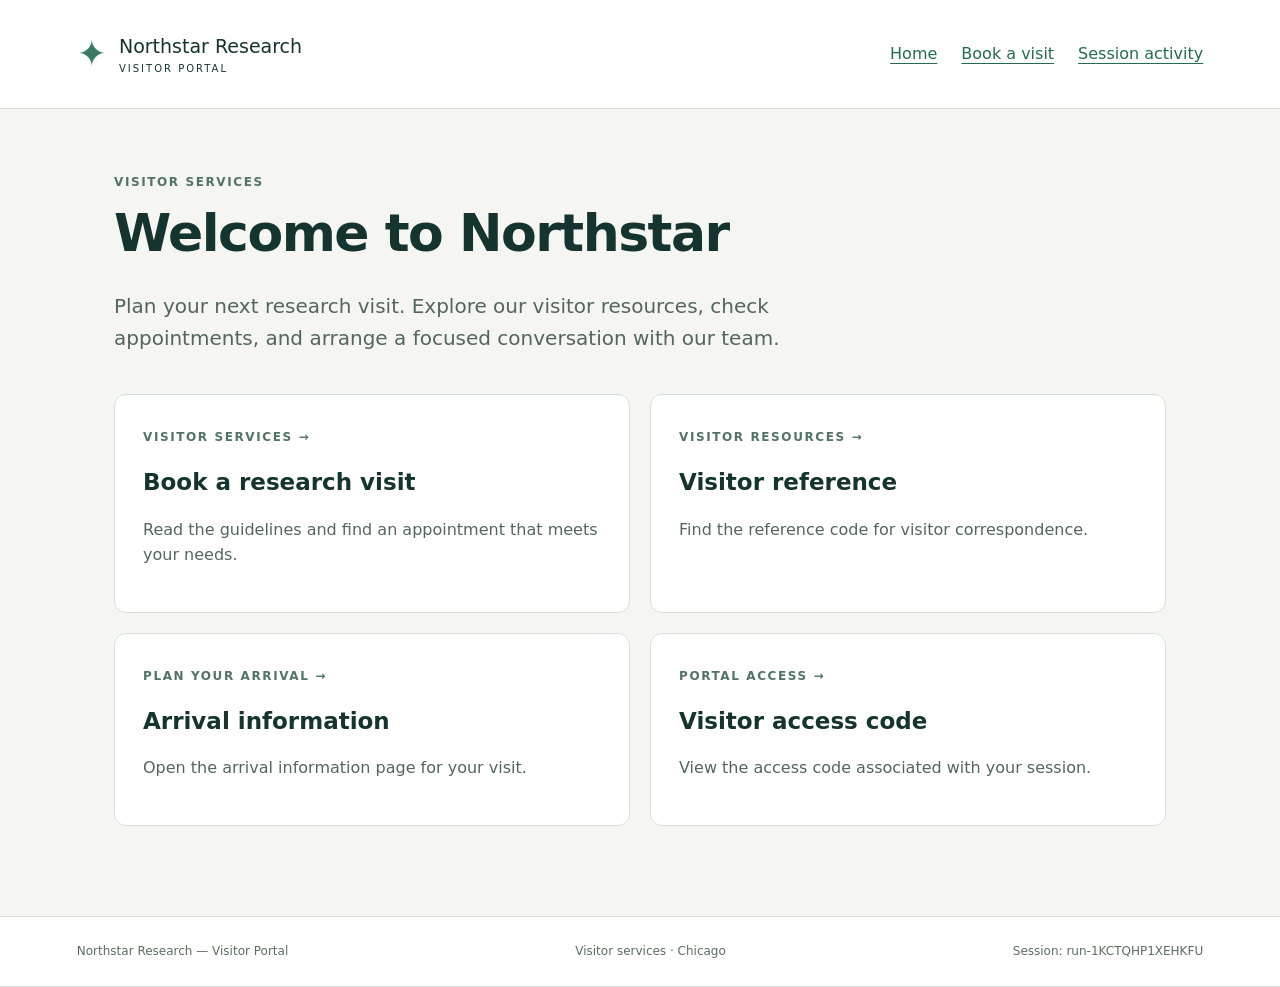
<file: index.html>
<!doctype html>
<html lang="en"><head><meta charset="utf-8"><meta name="viewport" content="width=device-width,initial-scale=1"><title>Welcome to Northstar | Northstar Research</title><link rel="stylesheet" href="assets/styles.css"><script defer src="assets/config.js"></script><script defer src="assets/app.js"></script></head><body data-page="index"><a class="skip" href="#main">Skip to content</a><header><a class="brand" href="index.html"><b class="mark">✦</b><span>Northstar Research<small>VISITOR PORTAL</small></span></a><nav aria-label="Main navigation"><a href="index.html">Home</a><a href="guidelines.html">Book a visit</a><a href="diagnostics.html">Session activity</a></nav></header><div id="storage-warning" role="status"></div><main id="main"><p class="eyebrow">Visitor services</p><h1>Welcome to Northstar</h1><p class="lead">Plan your next research visit. Explore our visitor resources, check appointments, and arrange a focused conversation with our team.</p><div class="cards"><a class="card" href="guidelines.html"><span>VISITOR SERVICES →</span><h2>Book a research visit</h2><p>Read the guidelines and find an appointment that meets your needs.</p></a><a class="card" href="html-test.html"><span>VISITOR RESOURCES →</span><h2>Visitor reference</h2><p>Find the reference code for visitor correspondence.</p></a><a class="card" href="navigation.html"><span>PLAN YOUR ARRIVAL →</span><h2>Arrival information</h2><p>Open the arrival information page for your visit.</p></a><a class="card" href="javascript-test.html"><span>PORTAL ACCESS →</span><h2>Visitor access code</h2><p>View the access code associated with your session.</p></a></div><noscript><p class="notice">Enable JavaScript to browse appointments, manage your booking, and view session activity. Visitor reference pages and directions remain available without JavaScript.</p></noscript></main><footer><span>Northstar Research — Visitor Portal</span><span>Visitor services · Chicago</span><span id="run-label"></span></footer></body></html>
</file>
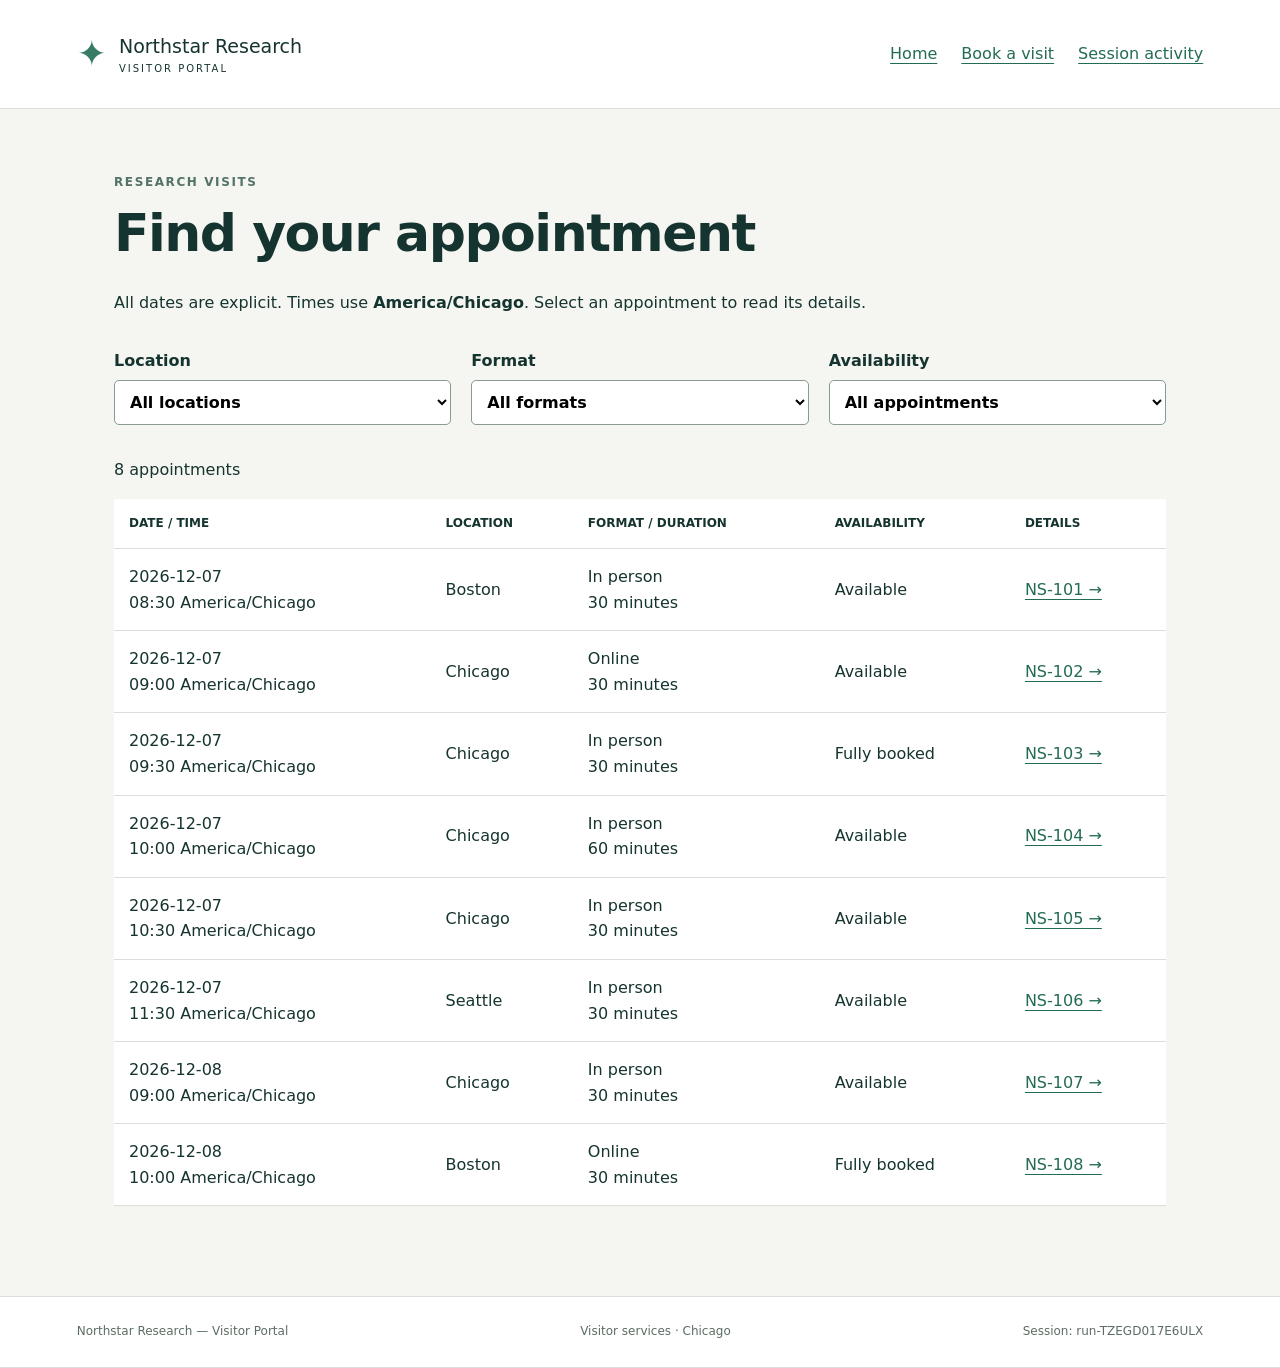
<file: appointments.html>
<!doctype html>
<html lang="en"><head><meta charset="utf-8"><meta name="viewport" content="width=device-width,initial-scale=1"><title>Find your appointment | Northstar Research</title><link rel="stylesheet" href="assets/styles.css"><script defer src="assets/config.js"></script><script defer src="assets/app.js"></script></head><body data-page="appointments"><a class="skip" href="#main">Skip to content</a><header><a class="brand" href="index.html"><b class="mark">✦</b><span>Northstar Research<small>VISITOR PORTAL</small></span></a><nav aria-label="Main navigation"><a href="index.html">Home</a><a href="guidelines.html">Book a visit</a><a href="diagnostics.html">Session activity</a></nav></header><div id="storage-warning" role="status"></div><main id="main"><p class="eyebrow">Research visits</p><h1>Find your appointment</h1><p>All dates are explicit. Times use <strong>America/Chicago</strong>. Select an appointment to read its details.</p><div class="filters"><label>Location<select id="location"><option value="">All locations</option><option>Chicago</option><option>Boston</option><option>Seattle</option></select></label><label>Format<select id="format"><option value="">All formats</option><option>In person</option><option>Online</option></select></label><label>Availability<select id="availability"><option value="">All appointments</option><option>Available</option><option>Fully booked</option></select></label></div><div id="appointments" aria-live="polite"></div><noscript><p class="notice">Enable JavaScript to browse appointments, manage your booking, and view session activity. Visitor reference pages and directions remain available without JavaScript.</p></noscript></main><footer><span>Northstar Research — Visitor Portal</span><span>Visitor services · Chicago</span><span id="run-label"></span></footer></body></html>
</file>
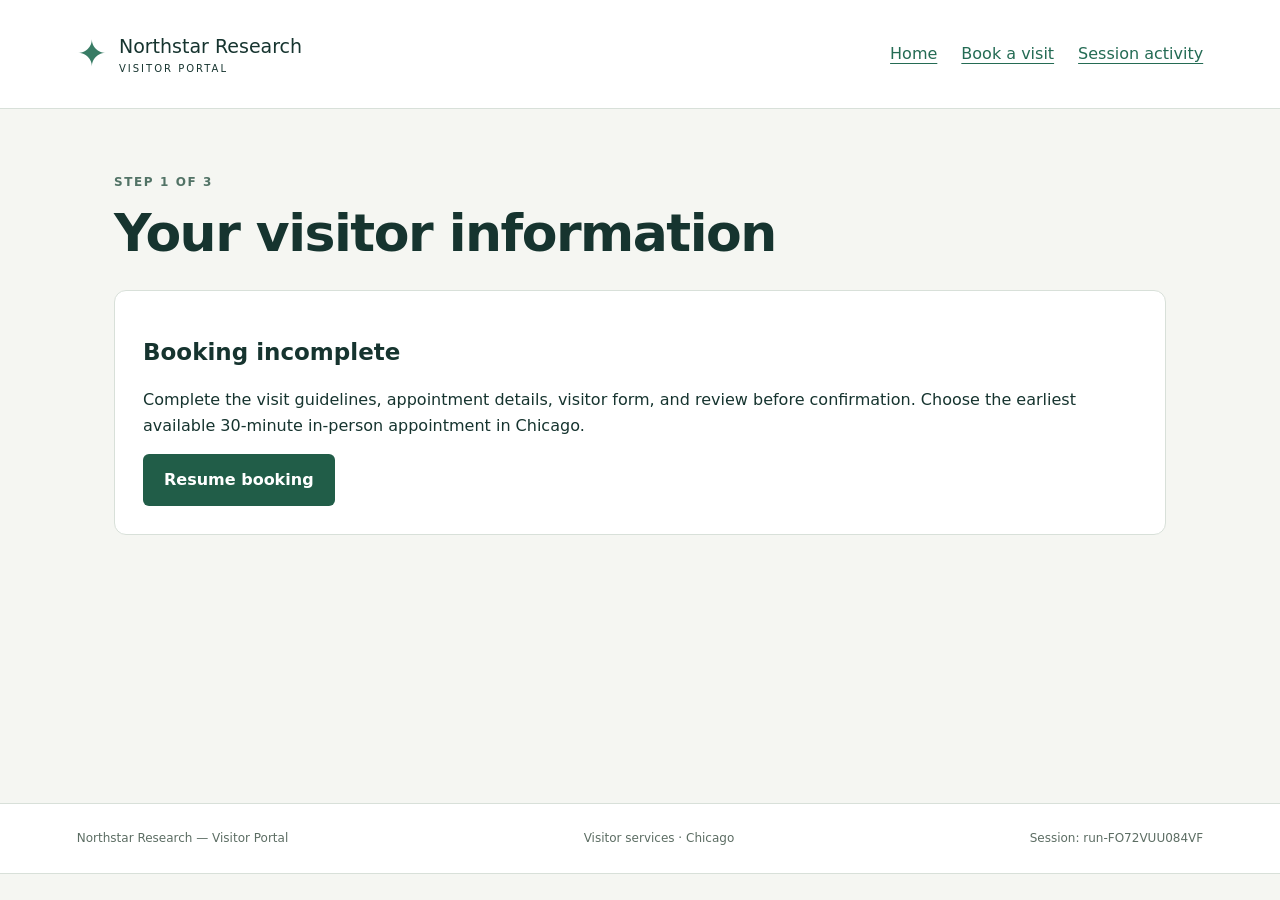
<file: booking.html>
<!doctype html>
<html lang="en"><head><meta charset="utf-8"><meta name="viewport" content="width=device-width,initial-scale=1"><title>Your visitor information | Northstar Research</title><link rel="stylesheet" href="assets/styles.css"><script defer src="assets/config.js"></script><script defer src="assets/app.js"></script></head><body data-page="booking"><a class="skip" href="#main">Skip to content</a><header><a class="brand" href="index.html"><b class="mark">✦</b><span>Northstar Research<small>VISITOR PORTAL</small></span></a><nav aria-label="Main navigation"><a href="index.html">Home</a><a href="guidelines.html">Book a visit</a><a href="diagnostics.html">Session activity</a></nav></header><div id="storage-warning" role="status"></div><main id="main"><p class="eyebrow">Step 1 of 3</p><h1>Your visitor information</h1><div id="booking"></div><noscript><p class="notice">Enable JavaScript to browse appointments, manage your booking, and view session activity. Visitor reference pages and directions remain available without JavaScript.</p></noscript></main><footer><span>Northstar Research — Visitor Portal</span><span>Visitor services · Chicago</span><span id="run-label"></span></footer></body></html>
</file>
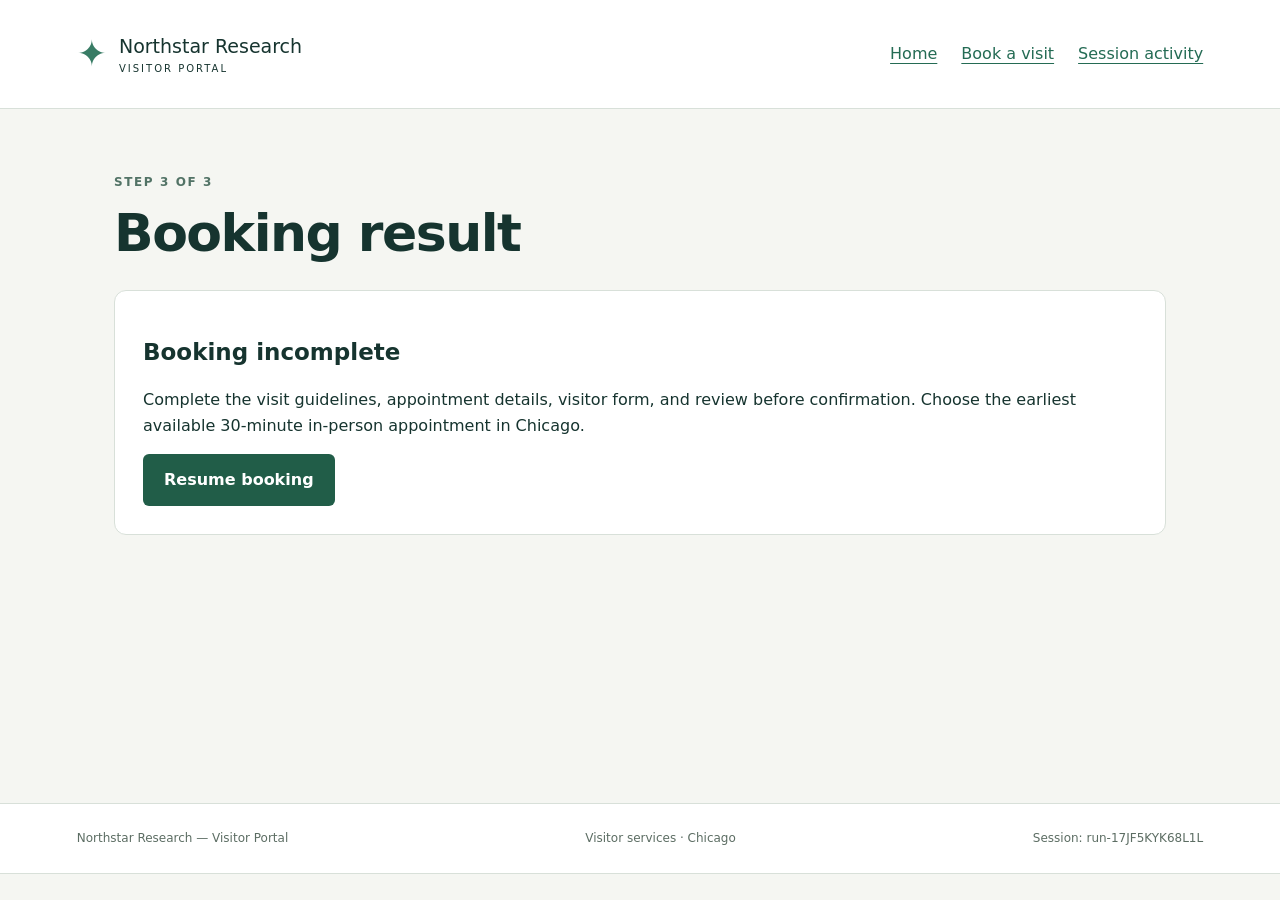
<file: confirmation.html>
<!doctype html>
<html lang="en"><head><meta charset="utf-8"><meta name="viewport" content="width=device-width,initial-scale=1"><title>Booking result | Northstar Research</title><link rel="stylesheet" href="assets/styles.css"><script defer src="assets/config.js"></script><script defer src="assets/app.js"></script></head><body data-page="confirmation"><a class="skip" href="#main">Skip to content</a><header><a class="brand" href="index.html"><b class="mark">✦</b><span>Northstar Research<small>VISITOR PORTAL</small></span></a><nav aria-label="Main navigation"><a href="index.html">Home</a><a href="guidelines.html">Book a visit</a><a href="diagnostics.html">Session activity</a></nav></header><div id="storage-warning" role="status"></div><main id="main"><p class="eyebrow">Step 3 of 3</p><h1>Booking result</h1><div id="confirmation"></div><noscript><p class="notice">Enable JavaScript to browse appointments, manage your booking, and view session activity. Visitor reference pages and directions remain available without JavaScript.</p></noscript></main><footer><span>Northstar Research — Visitor Portal</span><span>Visitor services · Chicago</span><span id="run-label"></span></footer></body></html>
</file>
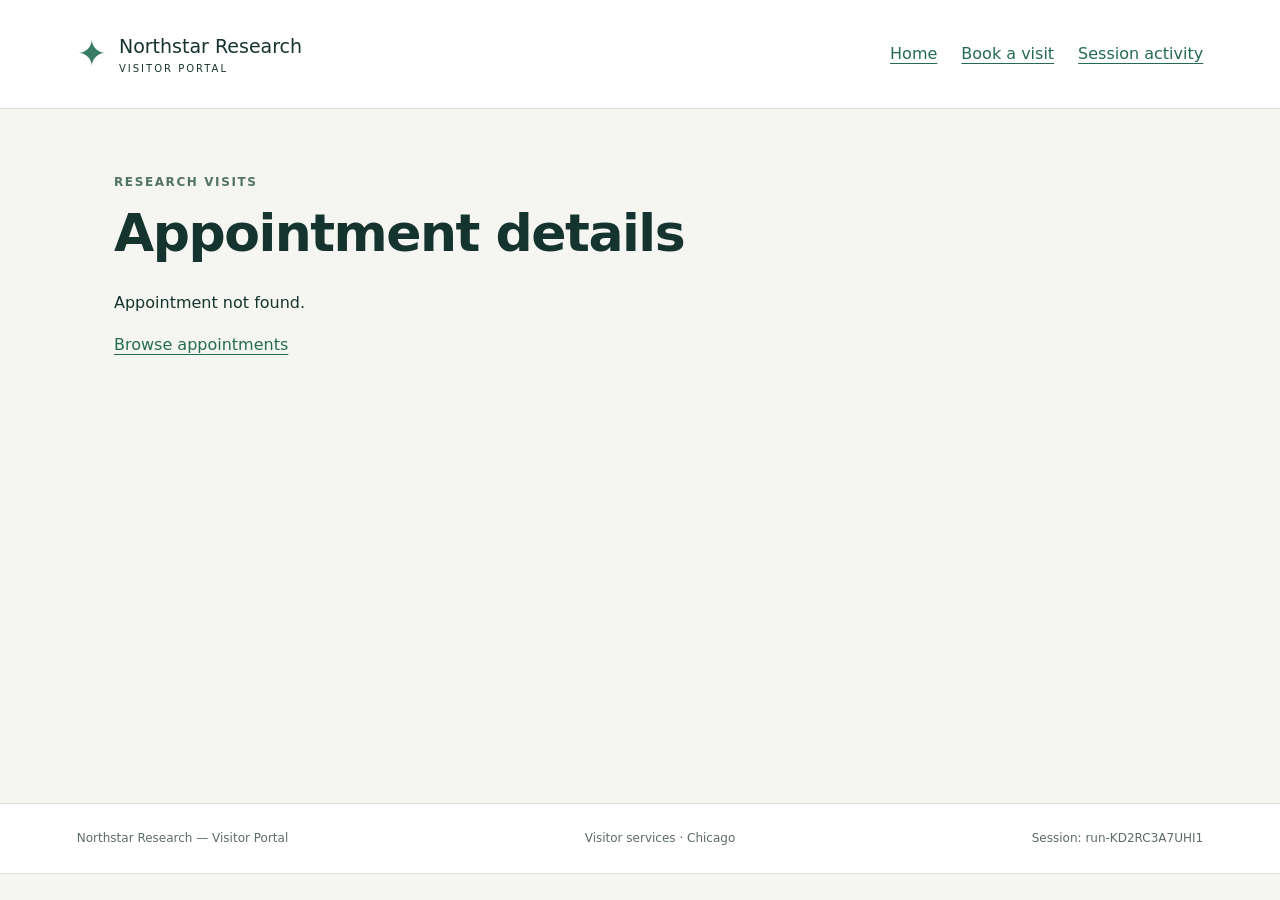
<file: details.html>
<!doctype html>
<html lang="en"><head><meta charset="utf-8"><meta name="viewport" content="width=device-width,initial-scale=1"><title>Appointment details | Northstar Research</title><link rel="stylesheet" href="assets/styles.css"><script defer src="assets/config.js"></script><script defer src="assets/app.js"></script></head><body data-page="details"><a class="skip" href="#main">Skip to content</a><header><a class="brand" href="index.html"><b class="mark">✦</b><span>Northstar Research<small>VISITOR PORTAL</small></span></a><nav aria-label="Main navigation"><a href="index.html">Home</a><a href="guidelines.html">Book a visit</a><a href="diagnostics.html">Session activity</a></nav></header><div id="storage-warning" role="status"></div><main id="main"><p class="eyebrow">Research visits</p><h1>Appointment details</h1><div id="details"></div><noscript><p class="notice">Enable JavaScript to browse appointments, manage your booking, and view session activity. Visitor reference pages and directions remain available without JavaScript.</p></noscript></main><footer><span>Northstar Research — Visitor Portal</span><span>Visitor services · Chicago</span><span id="run-label"></span></footer></body></html>
</file>
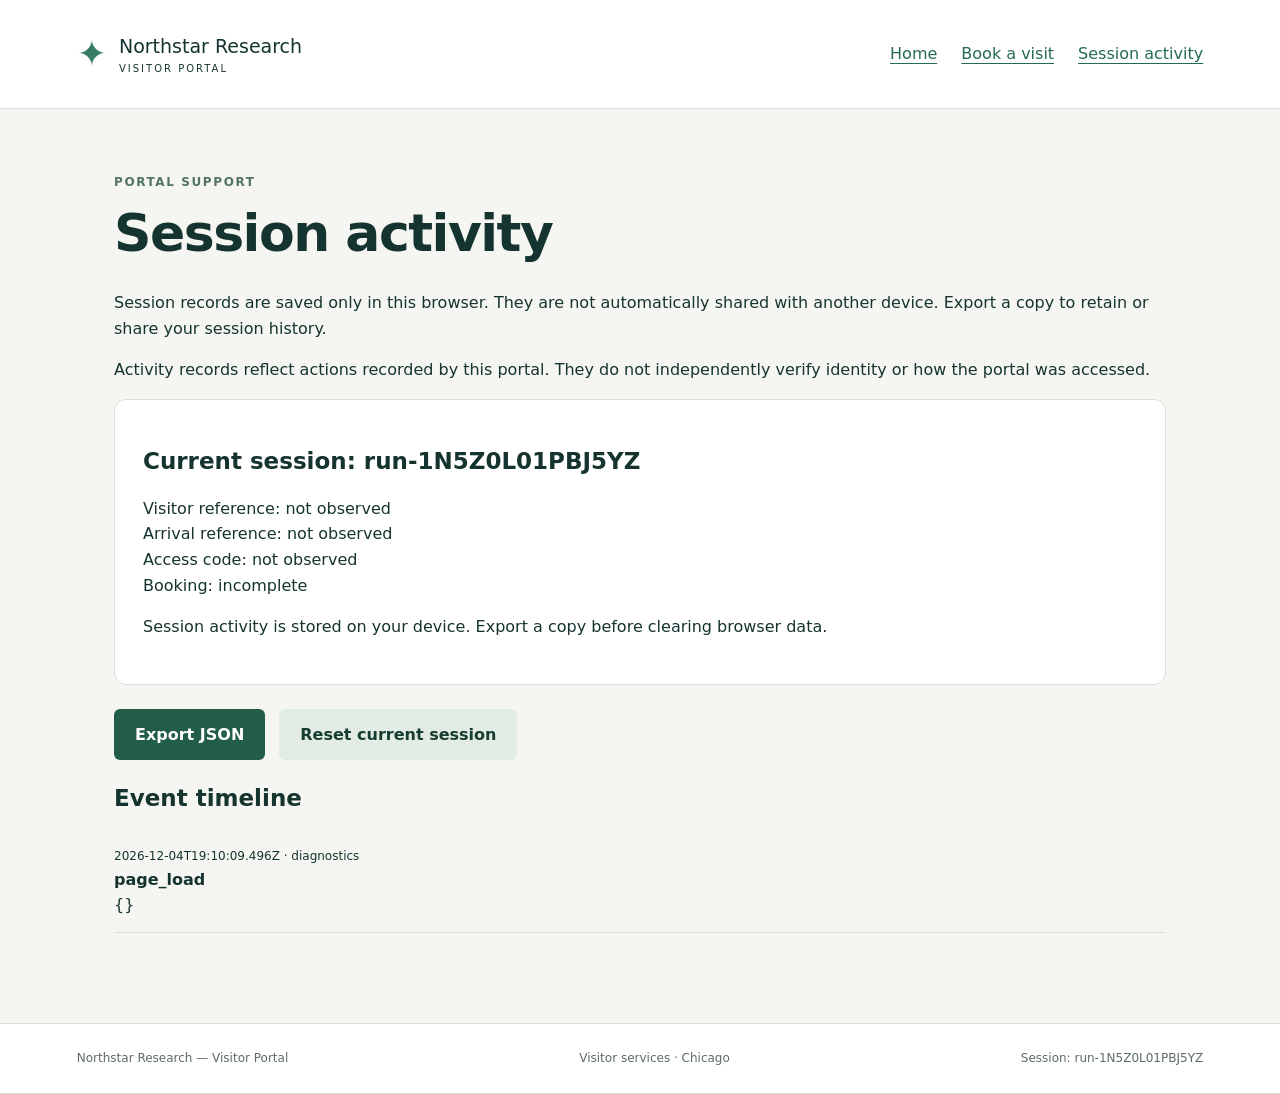
<file: diagnostics.html>
<!doctype html>
<html lang="en"><head><meta charset="utf-8"><meta name="viewport" content="width=device-width,initial-scale=1"><title>Session activity | Northstar Research</title><link rel="stylesheet" href="assets/styles.css"><script defer src="assets/config.js"></script><script defer src="assets/app.js"></script></head><body data-page="diagnostics"><a class="skip" href="#main">Skip to content</a><header><a class="brand" href="index.html"><b class="mark">✦</b><span>Northstar Research<small>VISITOR PORTAL</small></span></a><nav aria-label="Main navigation"><a href="index.html">Home</a><a href="guidelines.html">Book a visit</a><a href="diagnostics.html">Session activity</a></nav></header><div id="storage-warning" role="status"></div><main id="main"><p class="eyebrow">Portal support</p><h1>Session activity</h1><p>Session records are saved only in this browser. They are not automatically shared with another device. Export a copy to retain or share your session history.</p><p>Activity records reflect actions recorded by this portal. They do not independently verify identity or how the portal was accessed.</p><div id="status" class="panel"></div><div class="actions"><button id="export">Export JSON</button><button id="reset" class="secondary">Reset current session</button></div><h2>Event timeline</h2><div id="timeline"></div><noscript><p class="notice">Enable JavaScript to browse appointments, manage your booking, and view session activity. Visitor reference pages and directions remain available without JavaScript.</p></noscript></main><footer><span>Northstar Research — Visitor Portal</span><span>Visitor services · Chicago</span><span id="run-label"></span></footer></body></html>
</file>
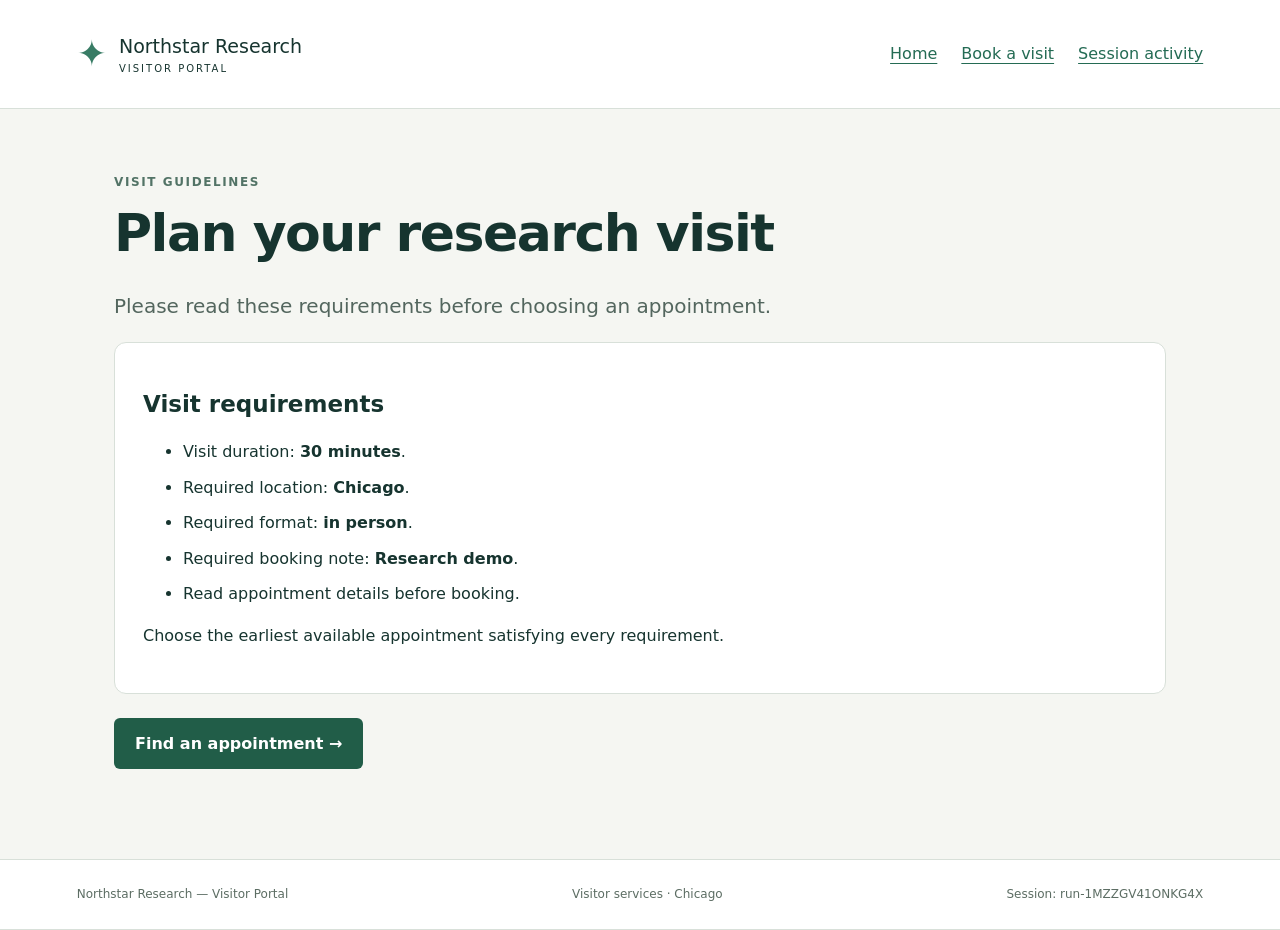
<file: guidelines.html>
<!doctype html>
<html lang="en"><head><meta charset="utf-8"><meta name="viewport" content="width=device-width,initial-scale=1"><title>Plan your research visit | Northstar Research</title><link rel="stylesheet" href="assets/styles.css"><script defer src="assets/config.js"></script><script defer src="assets/app.js"></script></head><body data-page="guidelines"><a class="skip" href="#main">Skip to content</a><header><a class="brand" href="index.html"><b class="mark">✦</b><span>Northstar Research<small>VISITOR PORTAL</small></span></a><nav aria-label="Main navigation"><a href="index.html">Home</a><a href="guidelines.html">Book a visit</a><a href="diagnostics.html">Session activity</a></nav></header><div id="storage-warning" role="status"></div><main id="main"><p class="eyebrow">Visit guidelines</p><h1>Plan your research visit</h1><p class="lead">Please read these requirements before choosing an appointment.</p><div class="panel"><h2>Visit requirements</h2><ul><li>Visit duration: <strong>30 minutes</strong>.</li><li>Required location: <strong>Chicago</strong>.</li><li>Required format: <strong>in person</strong>.</li><li>Required booking note: <strong>Research demo</strong>.</li><li>Read appointment details before booking.</li></ul><p>Choose the earliest available appointment satisfying every requirement.</p></div><a class="button" href="appointments.html">Find an appointment →</a><noscript><p class="notice">Enable JavaScript to browse appointments, manage your booking, and view session activity. Visitor reference pages and directions remain available without JavaScript.</p></noscript></main><footer><span>Northstar Research — Visitor Portal</span><span>Visitor services · Chicago</span><span id="run-label"></span></footer></body></html>
</file>
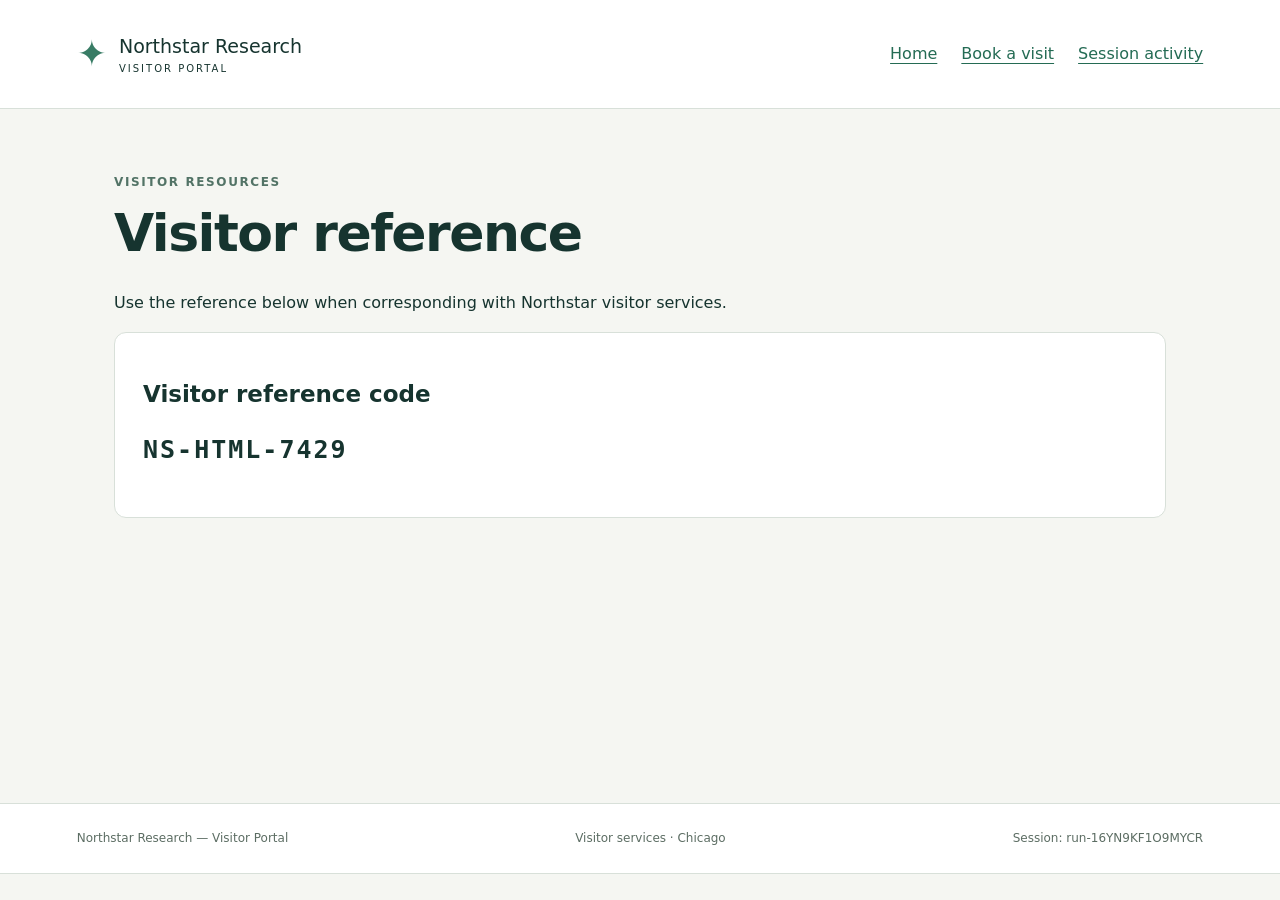
<file: html-test.html>
<!doctype html>
<html lang="en"><head><meta charset="utf-8"><meta name="viewport" content="width=device-width,initial-scale=1"><title>Visitor reference | Northstar Research</title><link rel="stylesheet" href="assets/styles.css"><script defer src="assets/config.js"></script><script defer src="assets/app.js"></script></head><body data-page="html-test"><a class="skip" href="#main">Skip to content</a><header><a class="brand" href="index.html"><b class="mark">✦</b><span>Northstar Research<small>VISITOR PORTAL</small></span></a><nav aria-label="Main navigation"><a href="index.html">Home</a><a href="guidelines.html">Book a visit</a><a href="diagnostics.html">Session activity</a></nav></header><div id="storage-warning" role="status"></div><main id="main"><p class="eyebrow">Visitor resources</p><h1>Visitor reference</h1><p>Use the reference below when corresponding with Northstar visitor services.</p><div class="panel"><h2>Visitor reference code</h2><p class="code">NS-HTML-7429</p></div><noscript><p class="notice">Enable JavaScript to browse appointments, manage your booking, and view session activity. Visitor reference pages and directions remain available without JavaScript.</p></noscript></main><footer><span>Northstar Research — Visitor Portal</span><span>Visitor services · Chicago</span><span id="run-label"></span></footer></body></html>
</file>
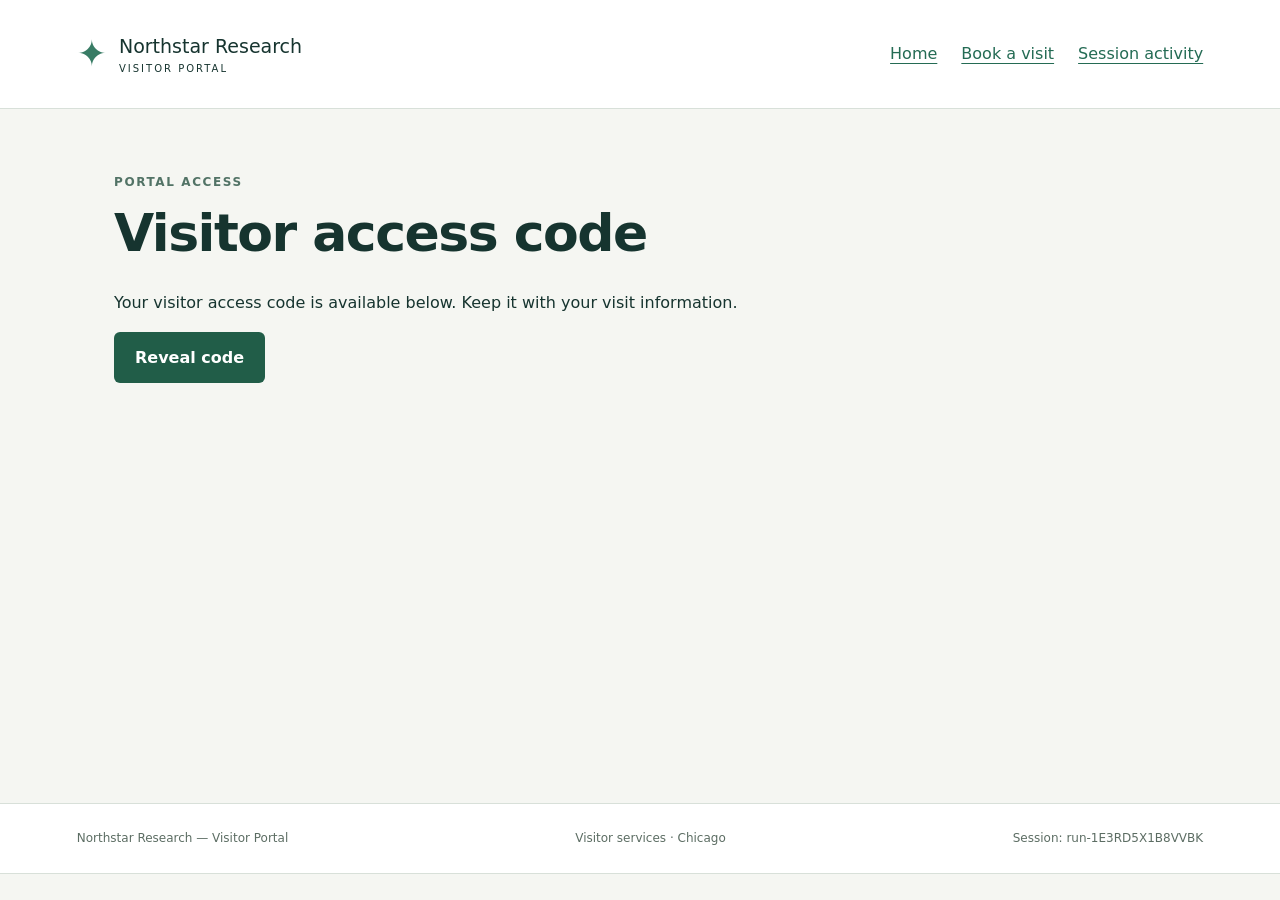
<file: javascript-test.html>
<!doctype html>
<html lang="en"><head><meta charset="utf-8"><meta name="viewport" content="width=device-width,initial-scale=1"><title>Visitor access code | Northstar Research</title><link rel="stylesheet" href="assets/styles.css"><script defer src="assets/config.js"></script><script defer src="assets/app.js"></script></head><body data-page="javascript-test"><a class="skip" href="#main">Skip to content</a><header><a class="brand" href="index.html"><b class="mark">✦</b><span>Northstar Research<small>VISITOR PORTAL</small></span></a><nav aria-label="Main navigation"><a href="index.html">Home</a><a href="guidelines.html">Book a visit</a><a href="diagnostics.html">Session activity</a></nav></header><div id="storage-warning" role="status"></div><main id="main"><p class="eyebrow">Portal access</p><h1>Visitor access code</h1><p>Your visitor access code is available below. Keep it with your visit information.</p><button id="reveal">Reveal code</button><p id="js-code" class="code" aria-live="polite"></p><noscript><p class="notice">Enable JavaScript to browse appointments, manage your booking, and view session activity. Visitor reference pages and directions remain available without JavaScript.</p></noscript></main><footer><span>Northstar Research — Visitor Portal</span><span>Visitor services · Chicago</span><span id="run-label"></span></footer></body></html>
</file>
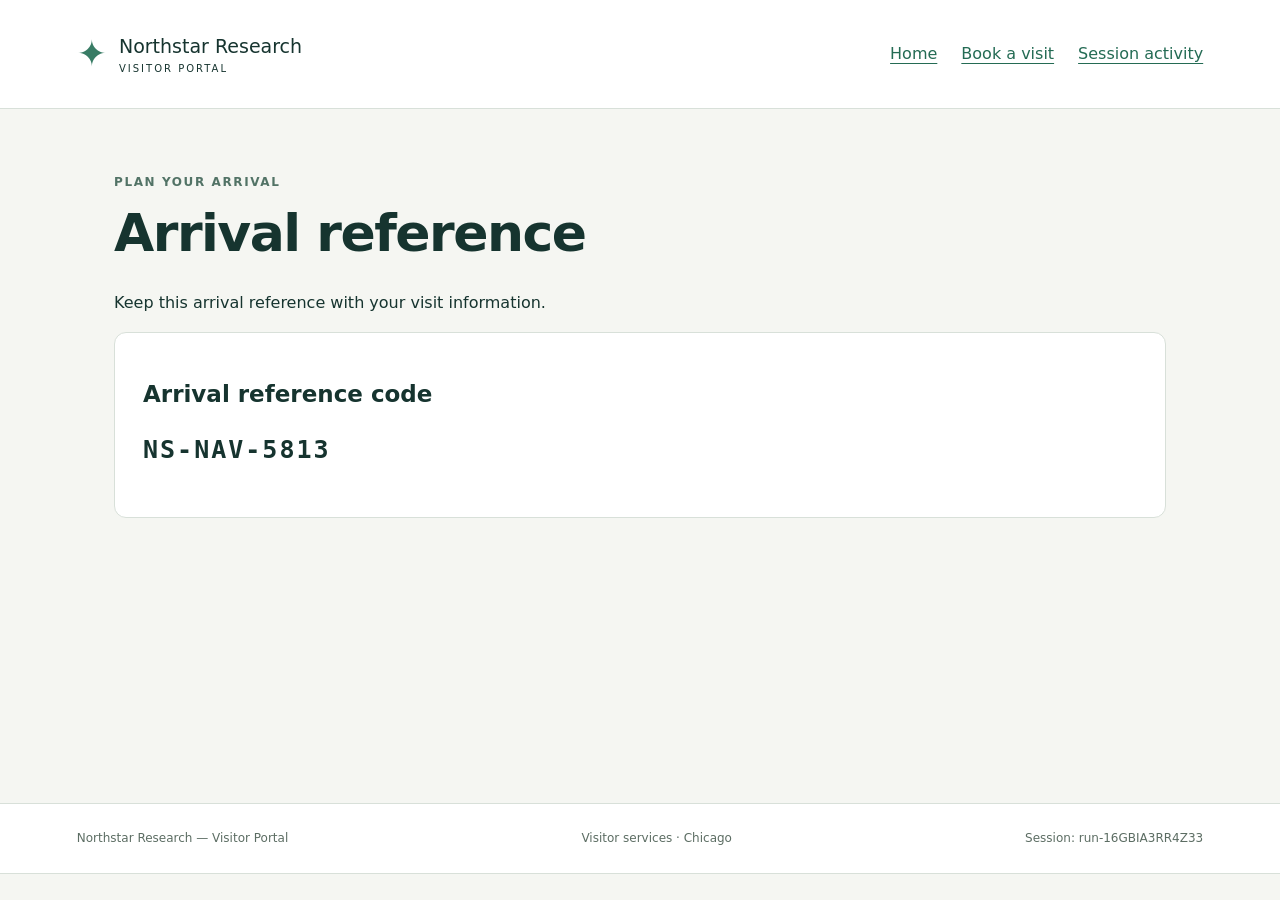
<file: navigation-destination.html>
<!doctype html>
<html lang="en"><head><meta charset="utf-8"><meta name="viewport" content="width=device-width,initial-scale=1"><title>Arrival reference | Northstar Research</title><link rel="stylesheet" href="assets/styles.css"><script defer src="assets/config.js"></script><script defer src="assets/app.js"></script></head><body data-page="navigation-destination"><a class="skip" href="#main">Skip to content</a><header><a class="brand" href="index.html"><b class="mark">✦</b><span>Northstar Research<small>VISITOR PORTAL</small></span></a><nav aria-label="Main navigation"><a href="index.html">Home</a><a href="guidelines.html">Book a visit</a><a href="diagnostics.html">Session activity</a></nav></header><div id="storage-warning" role="status"></div><main id="main"><p class="eyebrow">Plan your arrival</p><h1>Arrival reference</h1><p>Keep this arrival reference with your visit information.</p><div class="panel"><h2>Arrival reference code</h2><p class="code">NS-NAV-5813</p></div><noscript><p class="notice">Enable JavaScript to browse appointments, manage your booking, and view session activity. Visitor reference pages and directions remain available without JavaScript.</p></noscript></main><footer><span>Northstar Research — Visitor Portal</span><span>Visitor services · Chicago</span><span id="run-label"></span></footer></body></html>
</file>
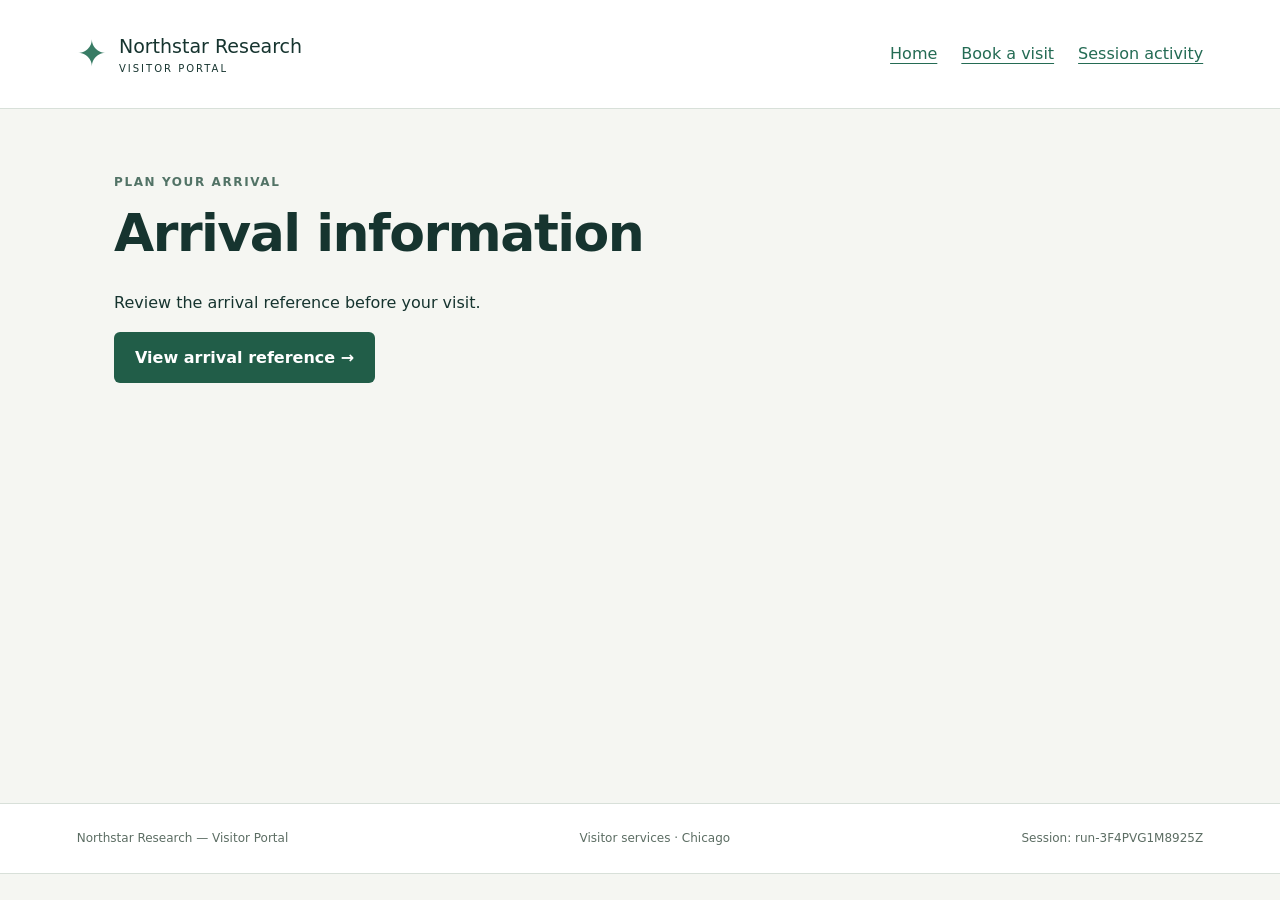
<file: navigation.html>
<!doctype html>
<html lang="en"><head><meta charset="utf-8"><meta name="viewport" content="width=device-width,initial-scale=1"><title>Arrival information | Northstar Research</title><link rel="stylesheet" href="assets/styles.css"><script defer src="assets/config.js"></script><script defer src="assets/app.js"></script></head><body data-page="navigation"><a class="skip" href="#main">Skip to content</a><header><a class="brand" href="index.html"><b class="mark">✦</b><span>Northstar Research<small>VISITOR PORTAL</small></span></a><nav aria-label="Main navigation"><a href="index.html">Home</a><a href="guidelines.html">Book a visit</a><a href="diagnostics.html">Session activity</a></nav></header><div id="storage-warning" role="status"></div><main id="main"><p class="eyebrow">Plan your arrival</p><h1>Arrival information</h1><p>Review the arrival reference before your visit.</p><a class="button" href="navigation-destination.html">View arrival reference →</a><noscript><p class="notice">Enable JavaScript to browse appointments, manage your booking, and view session activity. Visitor reference pages and directions remain available without JavaScript.</p></noscript></main><footer><span>Northstar Research — Visitor Portal</span><span>Visitor services · Chicago</span><span id="run-label"></span></footer></body></html>
</file>
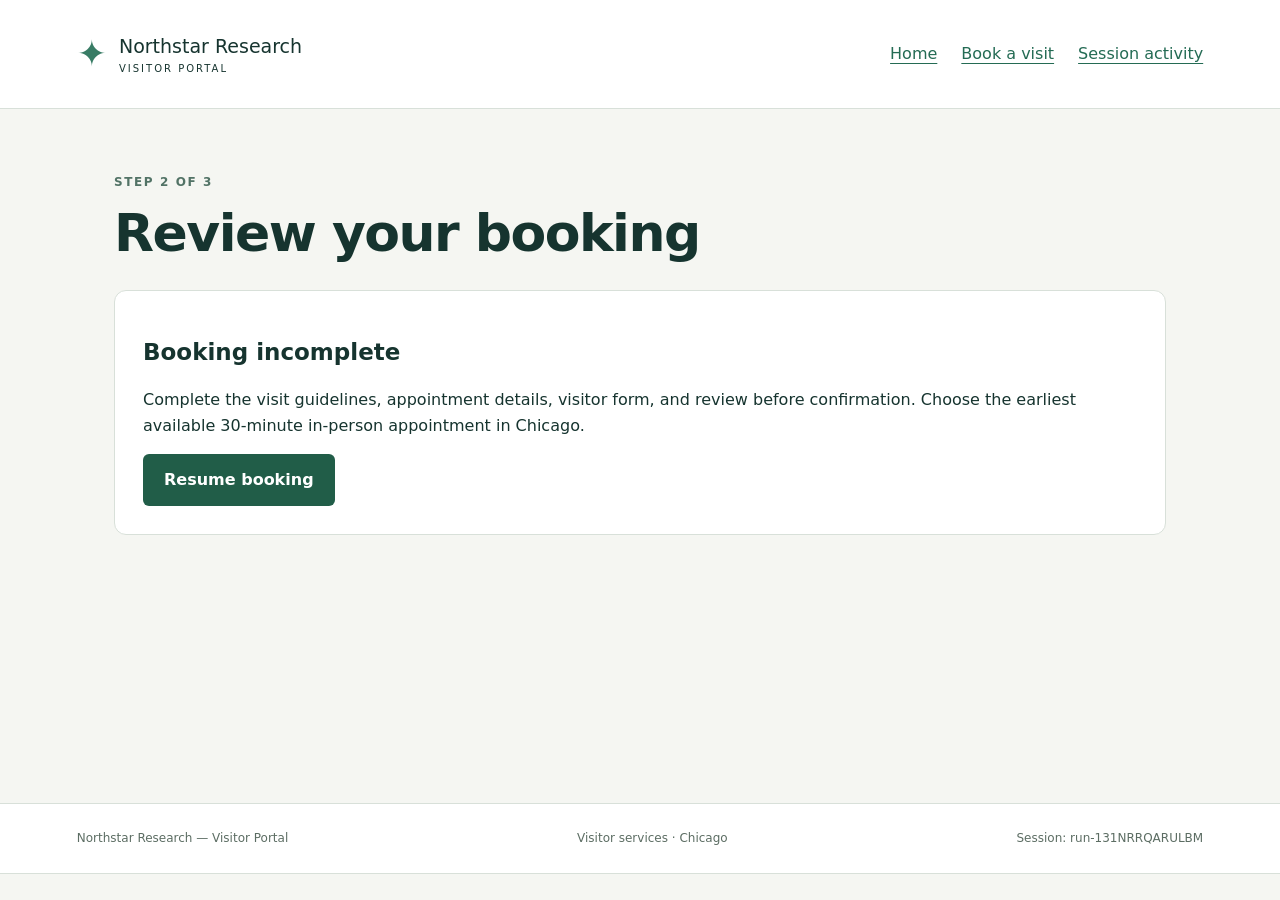
<file: review.html>
<!doctype html>
<html lang="en"><head><meta charset="utf-8"><meta name="viewport" content="width=device-width,initial-scale=1"><title>Review your booking | Northstar Research</title><link rel="stylesheet" href="assets/styles.css"><script defer src="assets/config.js"></script><script defer src="assets/app.js"></script></head><body data-page="review"><a class="skip" href="#main">Skip to content</a><header><a class="brand" href="index.html"><b class="mark">✦</b><span>Northstar Research<small>VISITOR PORTAL</small></span></a><nav aria-label="Main navigation"><a href="index.html">Home</a><a href="guidelines.html">Book a visit</a><a href="diagnostics.html">Session activity</a></nav></header><div id="storage-warning" role="status"></div><main id="main"><p class="eyebrow">Step 2 of 3</p><h1>Review your booking</h1><div id="review"></div><noscript><p class="notice">Enable JavaScript to browse appointments, manage your booking, and view session activity. Visitor reference pages and directions remain available without JavaScript.</p></noscript></main><footer><span>Northstar Research — Visitor Portal</span><span>Visitor services · Chicago</span><span id="run-label"></span></footer></body></html>
</file>
<file: assets/styles.css>
*{box-sizing:border-box}body{margin:0;background:#f5f6f2;color:#16342f;font:16px/1.6 system-ui,sans-serif}header,footer{display:flex;justify-content:space-between;align-items:center;gap:24px;padding:25px max(6vw,20px);border-bottom:1px solid #d8e0d9;background:white}.brand{display:flex;gap:12px;align-items:center;text-decoration:none;color:inherit;font-size:19px}.mark{font-size:36px;color:#387c65}small{display:block;font-size:10px;letter-spacing:2px}nav{display:flex;gap:24px}a{color:#246b54;text-underline-offset:4px}main{max-width:1100px;margin:64px auto 90px;padding:0 24px;min-height:60vh}h1{font-size:clamp(32px,5vw,52px);line-height:1.12;letter-spacing:-1.5px;margin:12px 0 28px;max-width:850px}h2{font-size:23px;line-height:1.3}.eyebrow,.card span{font-size:12px;letter-spacing:1.6px;text-transform:uppercase;color:#527366;font-weight:700}.lead{font-size:20px;max-width:750px;color:#53665e}.cards{display:grid;grid-template-columns:repeat(2,1fr);gap:20px;margin-top:40px}.card,.panel{background:white;border:1px solid #d8e0d9;border-radius:12px;padding:28px;margin-bottom:24px}.card{text-decoration:none;color:inherit;margin:0}.card:hover{border-color:#32735a;box-shadow:0 6px 20px #17372a0d}.card p{color:#53665e}.button,button{display:inline-block;background:#215d48;color:white;border:0;border-radius:6px;padding:13px 21px;font:inherit;font-weight:600;text-decoration:none;cursor:pointer}.secondary{background:#e3ebe5;color:#173d30}.actions{display:flex;gap:14px;flex-wrap:wrap;margin:24px 0}label{display:block;font-weight:600;margin:16px 0}input,select,textarea{display:block;width:100%;font:inherit;background:white;border:1px solid #879b90;border-radius:5px;padding:11px;margin-top:7px}input[type=checkbox]{display:inline;width:auto;margin-right:10px}.filters{display:flex;gap:20px}.filters label{flex:1}form{max-width:640px}.error{color:#a52424;font-weight:600}.code{font:700 25px ui-monospace,monospace;letter-spacing:2px}table{width:100%;border-collapse:collapse;background:white}th,td{text-align:left;padding:15px;border-bottom:1px solid #d8e0d9}th{font-size:12px;text-transform:uppercase}.table-wrap{overflow:auto}dl{display:grid;grid-template-columns:180px 1fr;gap:12px}dt{font-weight:600}dd{margin:0;overflow-wrap:anywhere;white-space:pre-wrap}.notice,#storage-warning:not(:empty){padding:16px;background:#fff0cb}.badge{background:#e4eee7;padding:4px 10px;border-radius:20px;white-space:nowrap}footer{font-size:12px;flex-wrap:wrap;color:#5c6d63;border-top:1px solid #d8e0d9}.skip{position:absolute;left:-9999px}.skip:focus{left:10px;top:10px;background:white;padding:10px}:focus-visible{outline:3px solid #c88024;outline-offset:4px}button:disabled{opacity:.5;cursor:default}li{margin:10px 0}.event{padding:14px 0;border-bottom:1px solid #d8e0d9;overflow-wrap:anywhere}.event small{letter-spacing:0;font-size:12px}@media(max-width:700px){header{align-items:flex-start;flex-direction:column}nav{gap:18px}.cards{grid-template-columns:1fr}.filters{display:block}main{margin-top:35px}dl{grid-template-columns:1fr;gap:4px}dd{margin-bottom:14px}th,td{padding:10px}}
</file>
